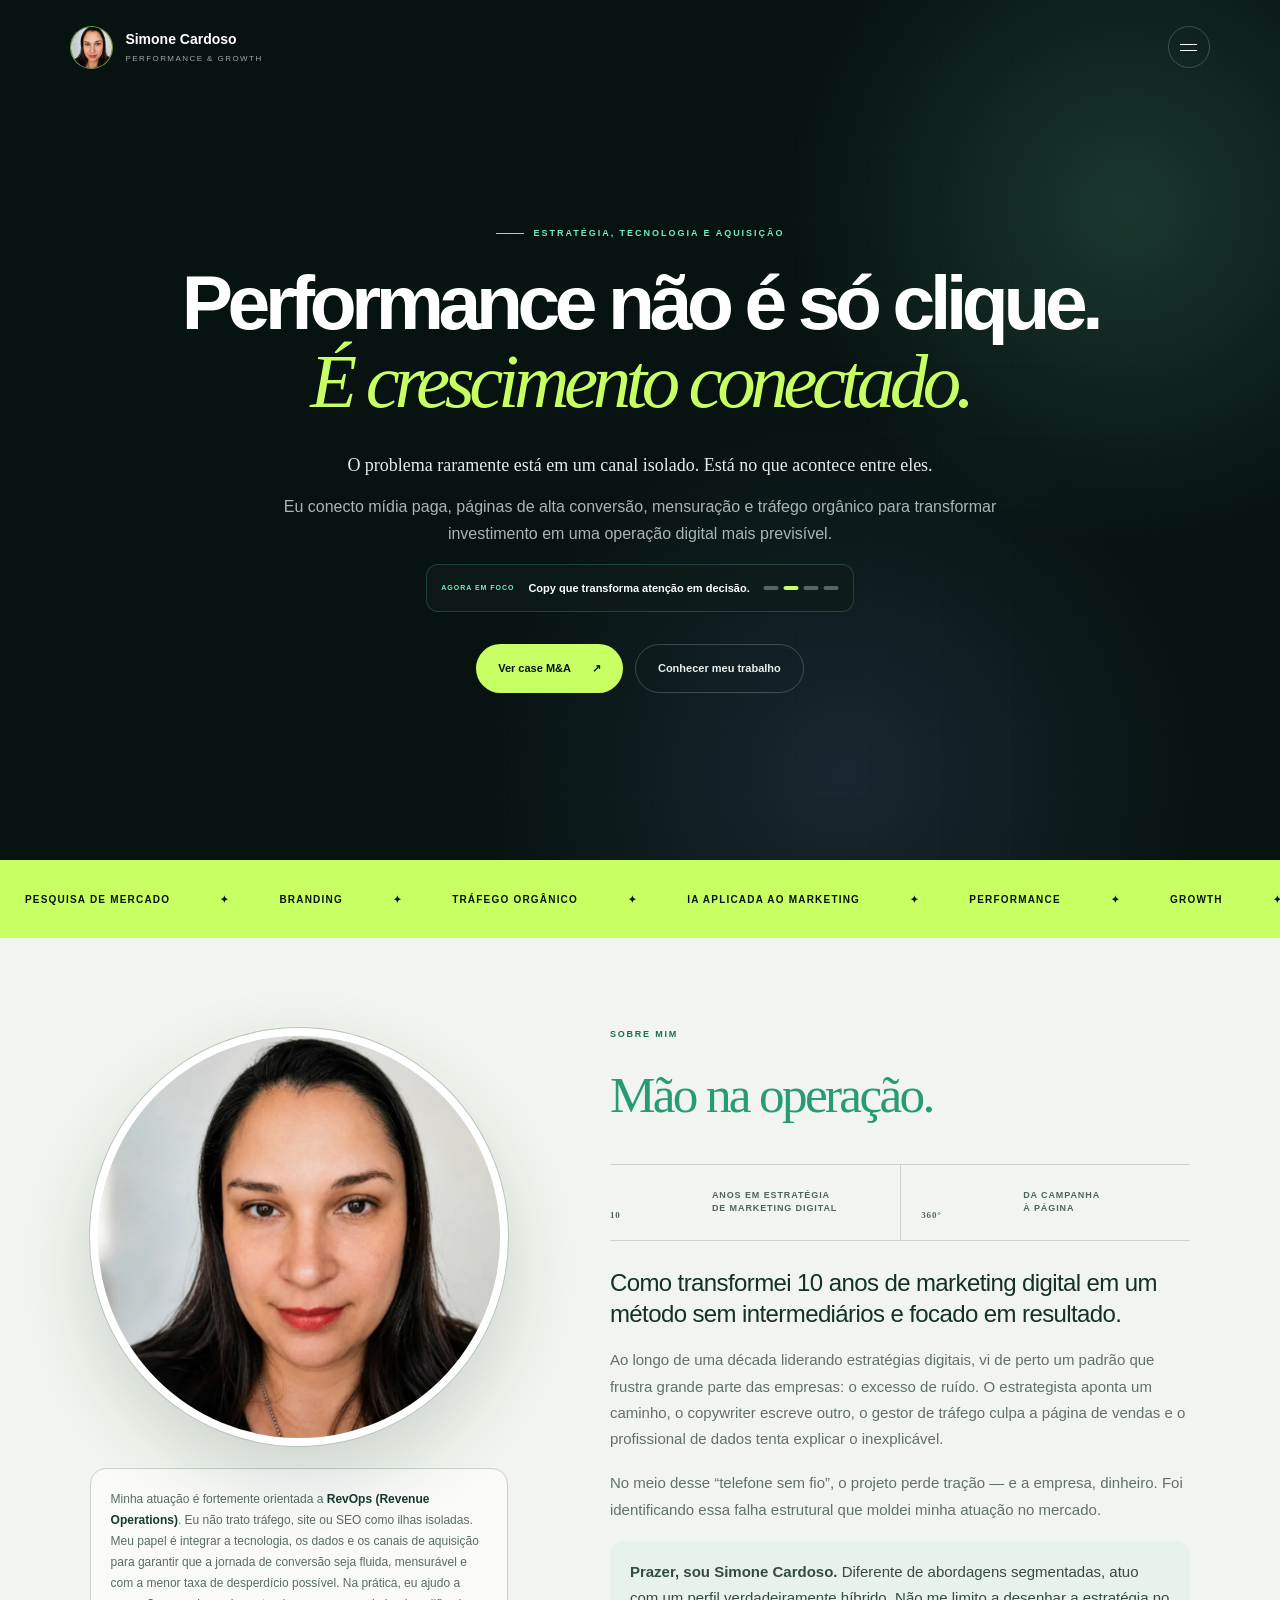
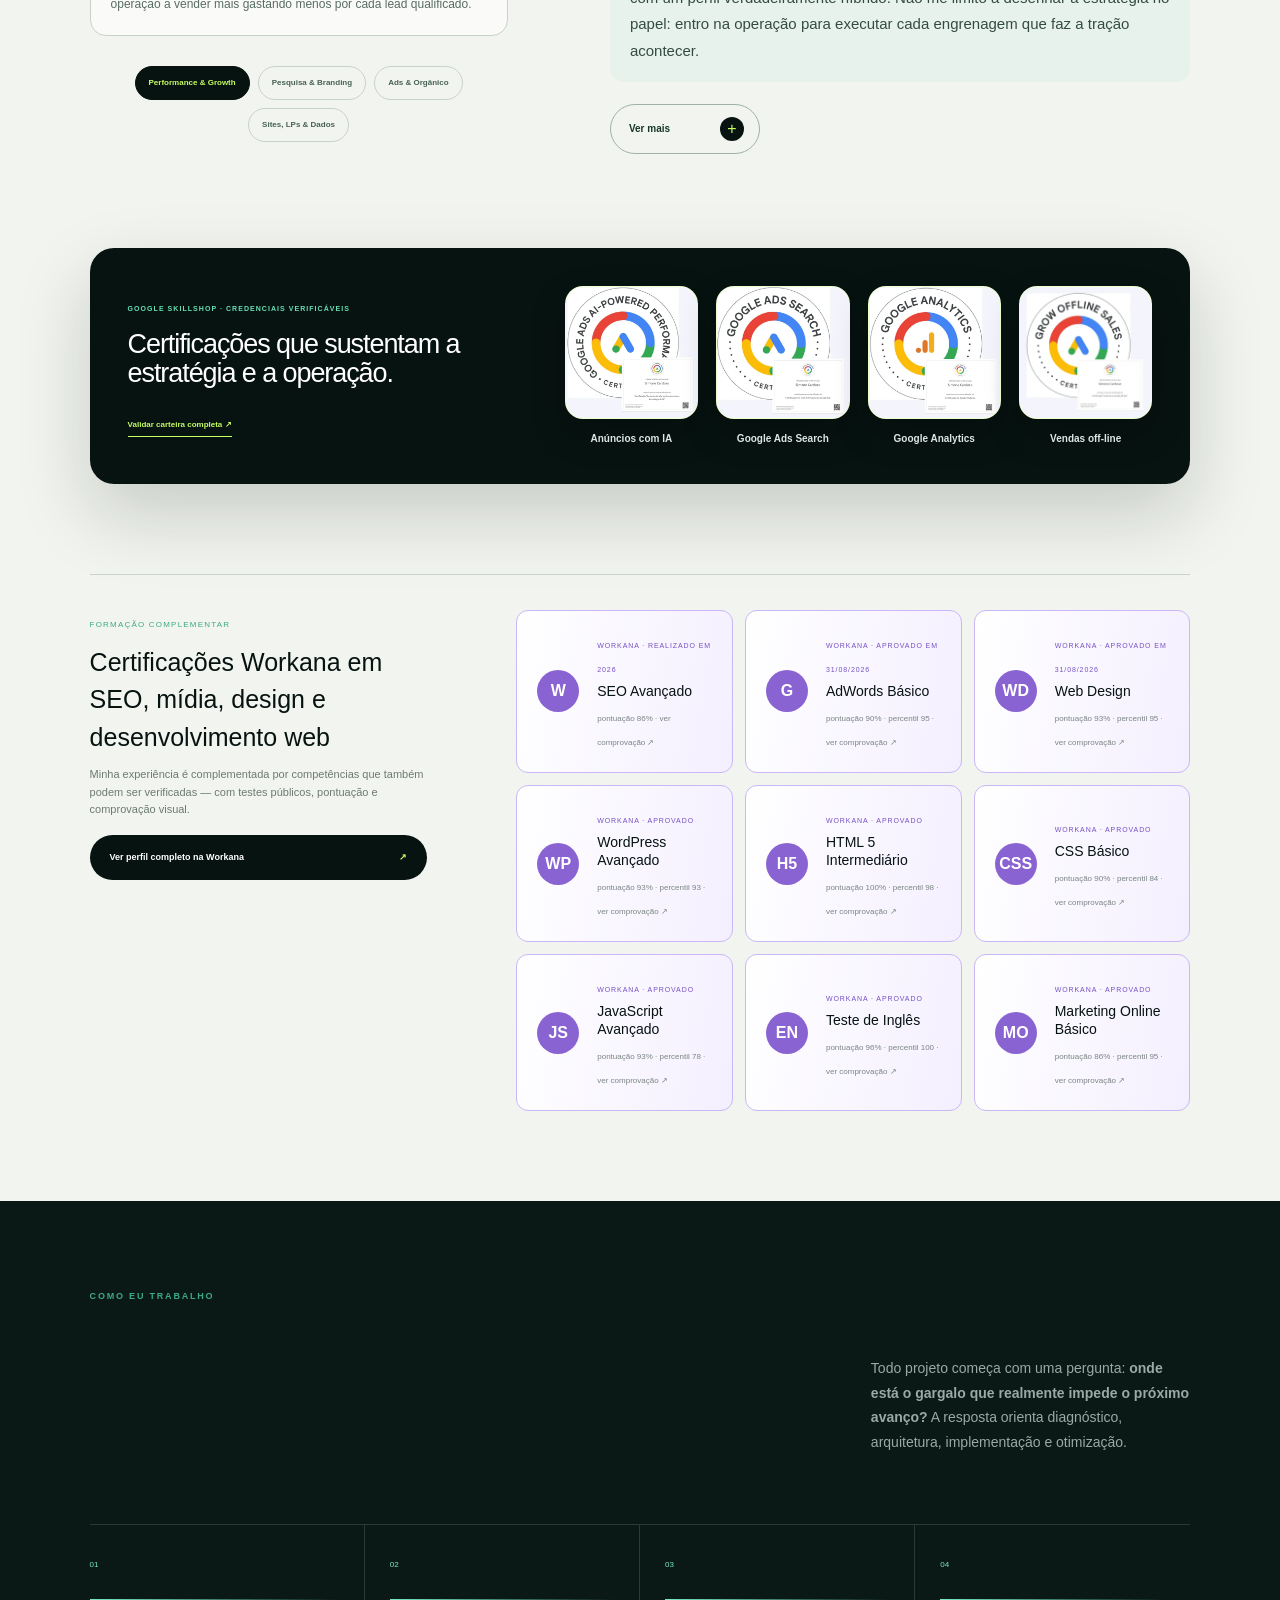
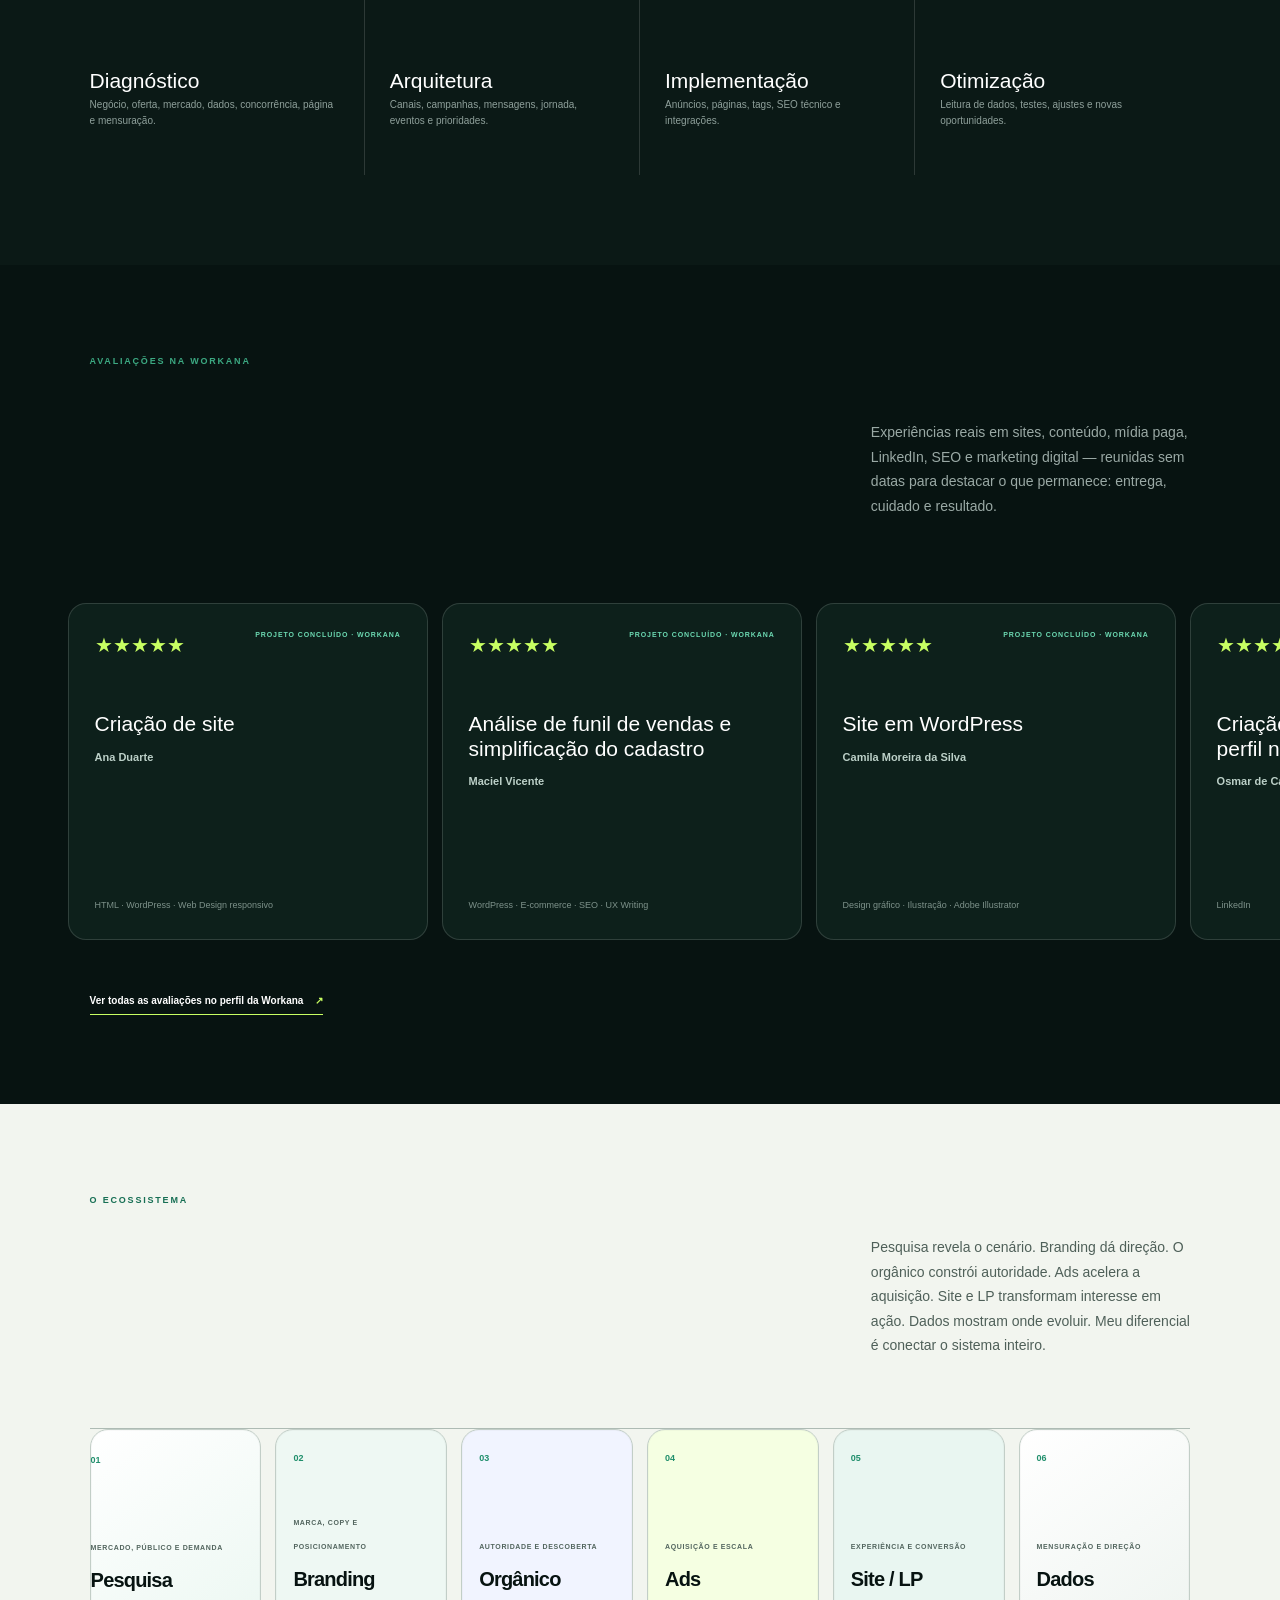
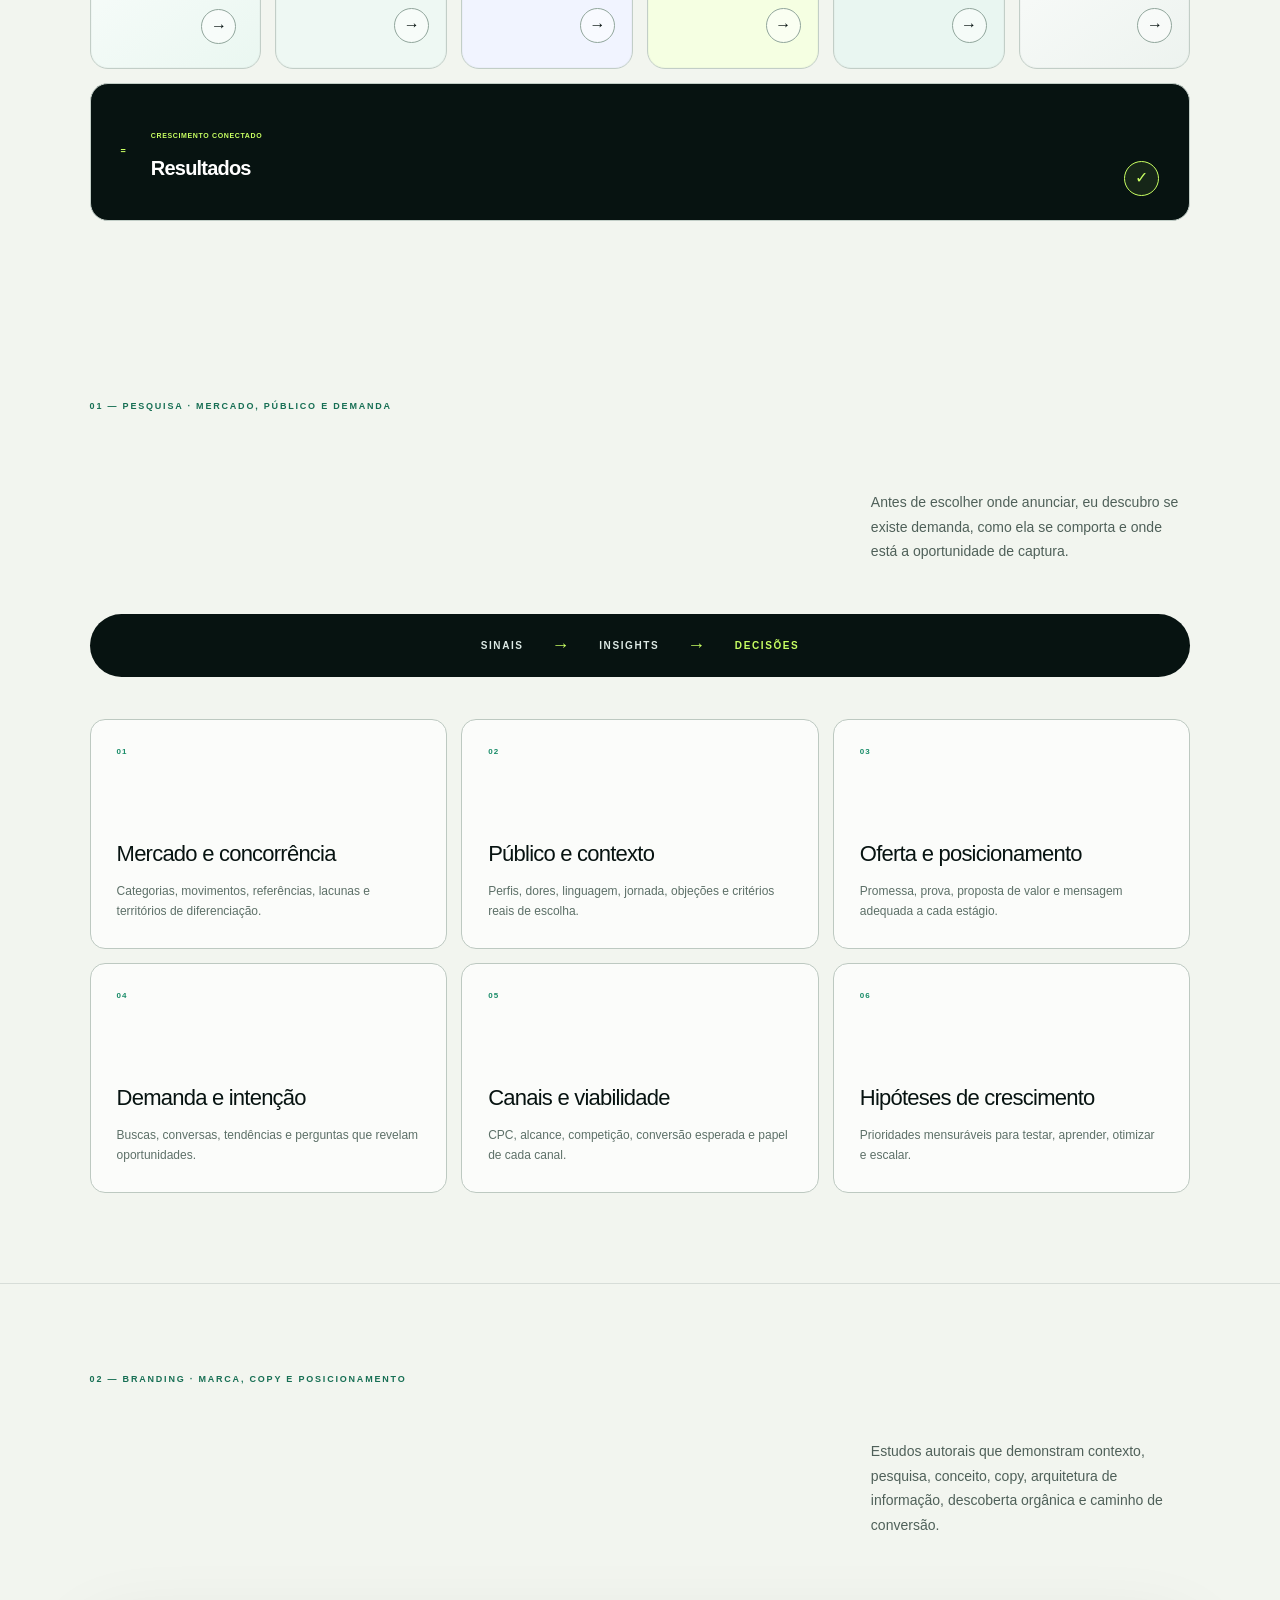
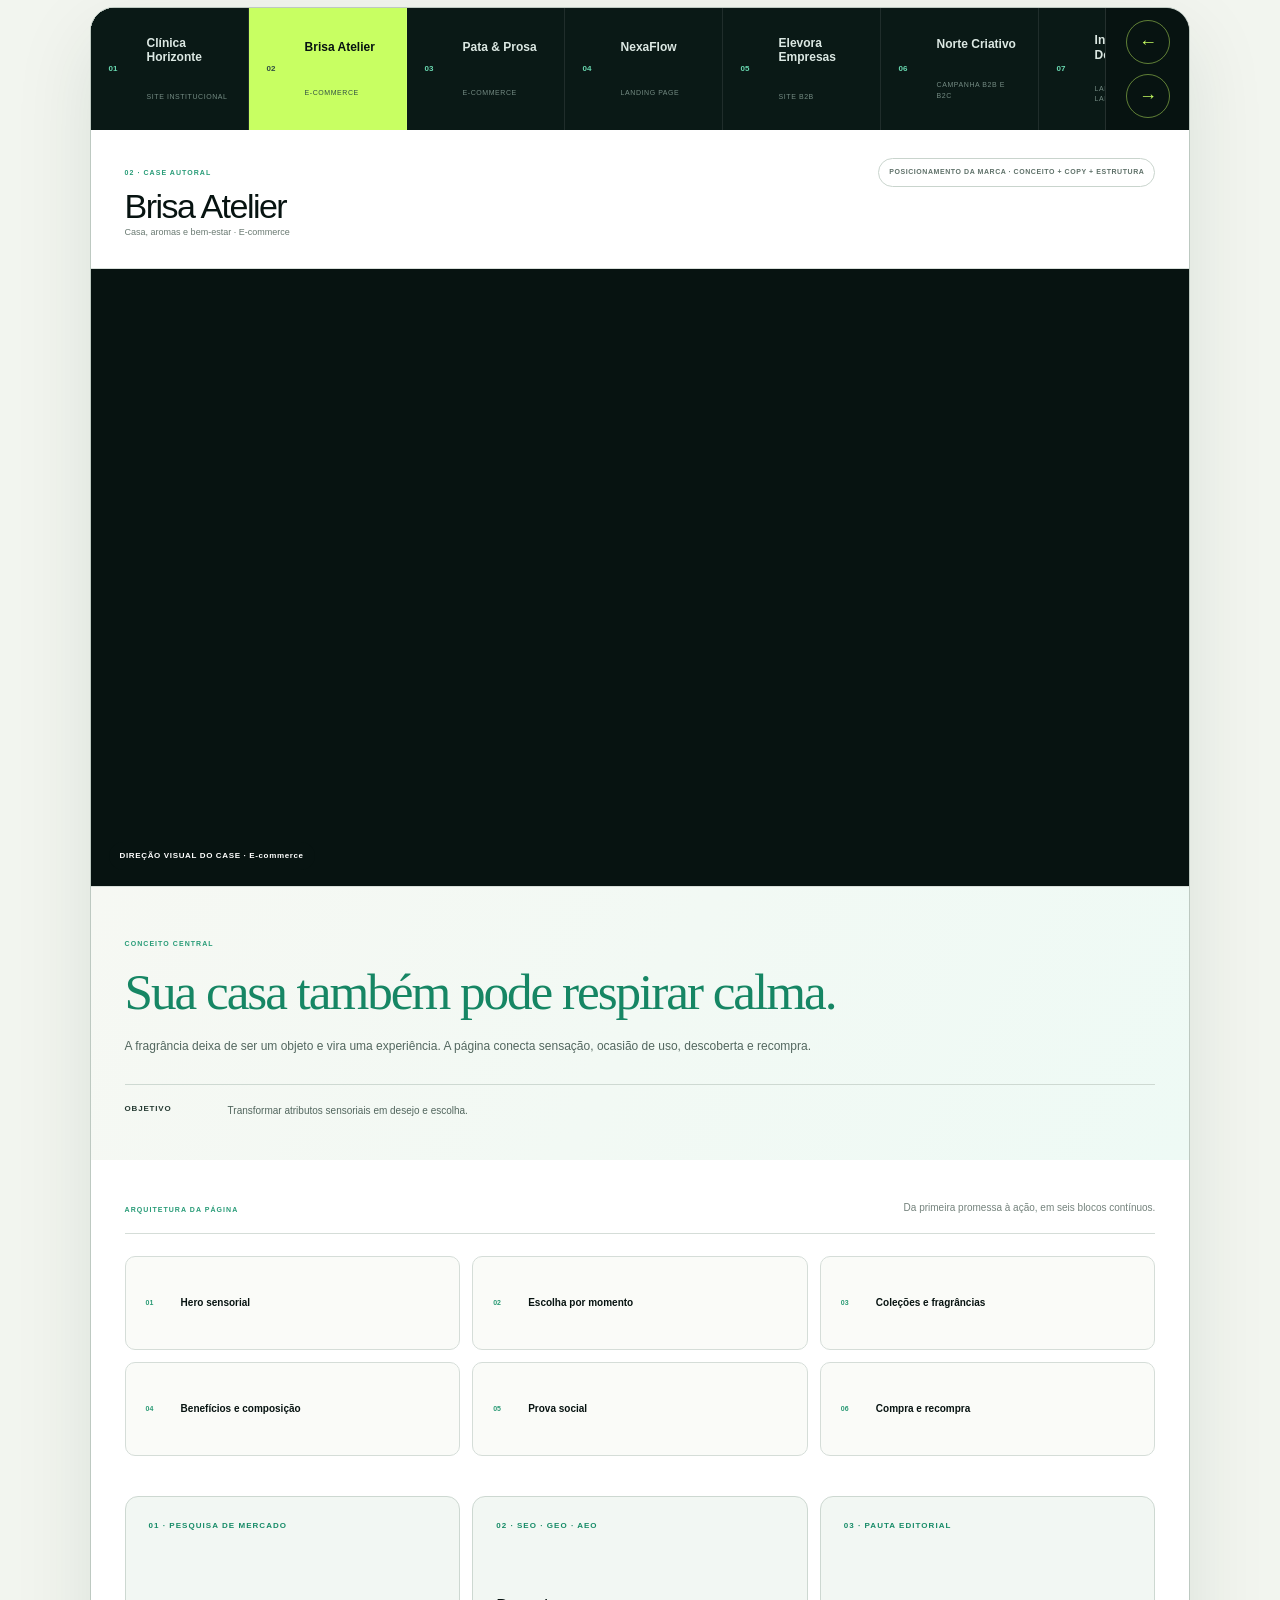
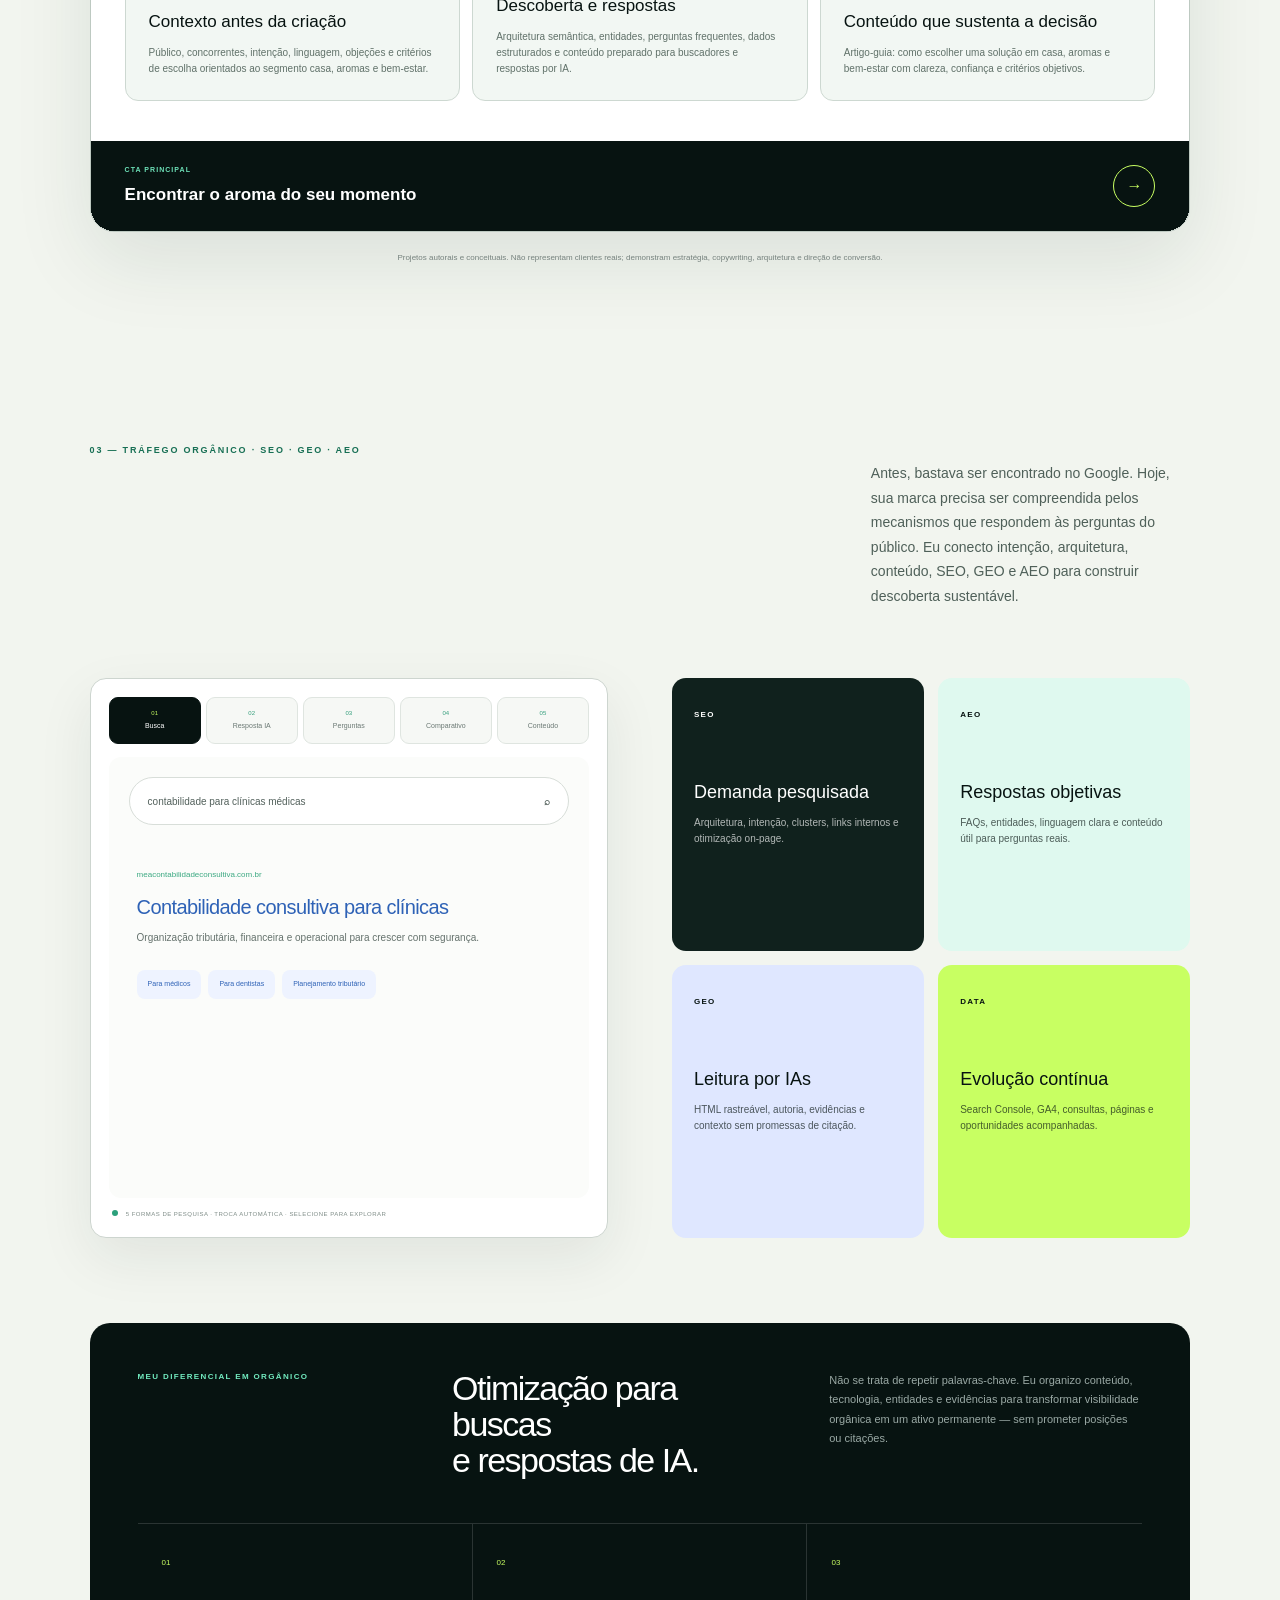
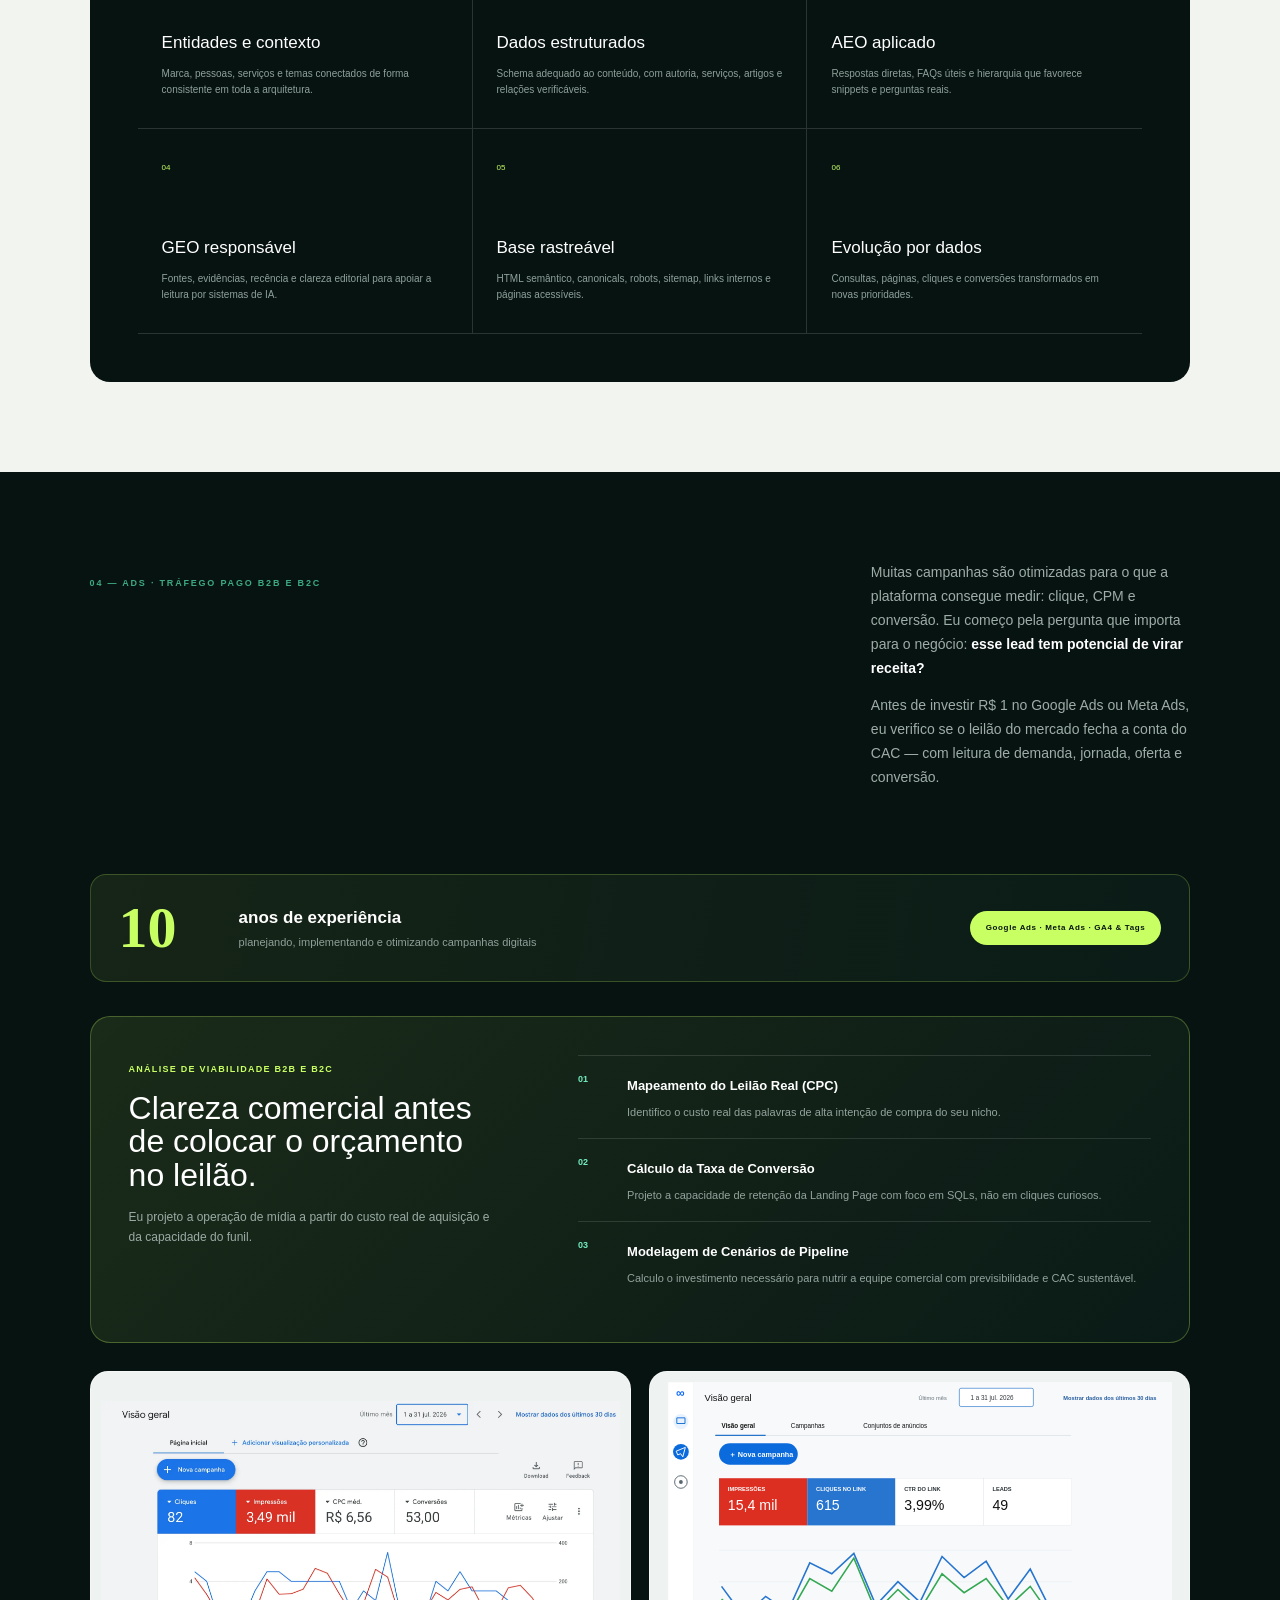
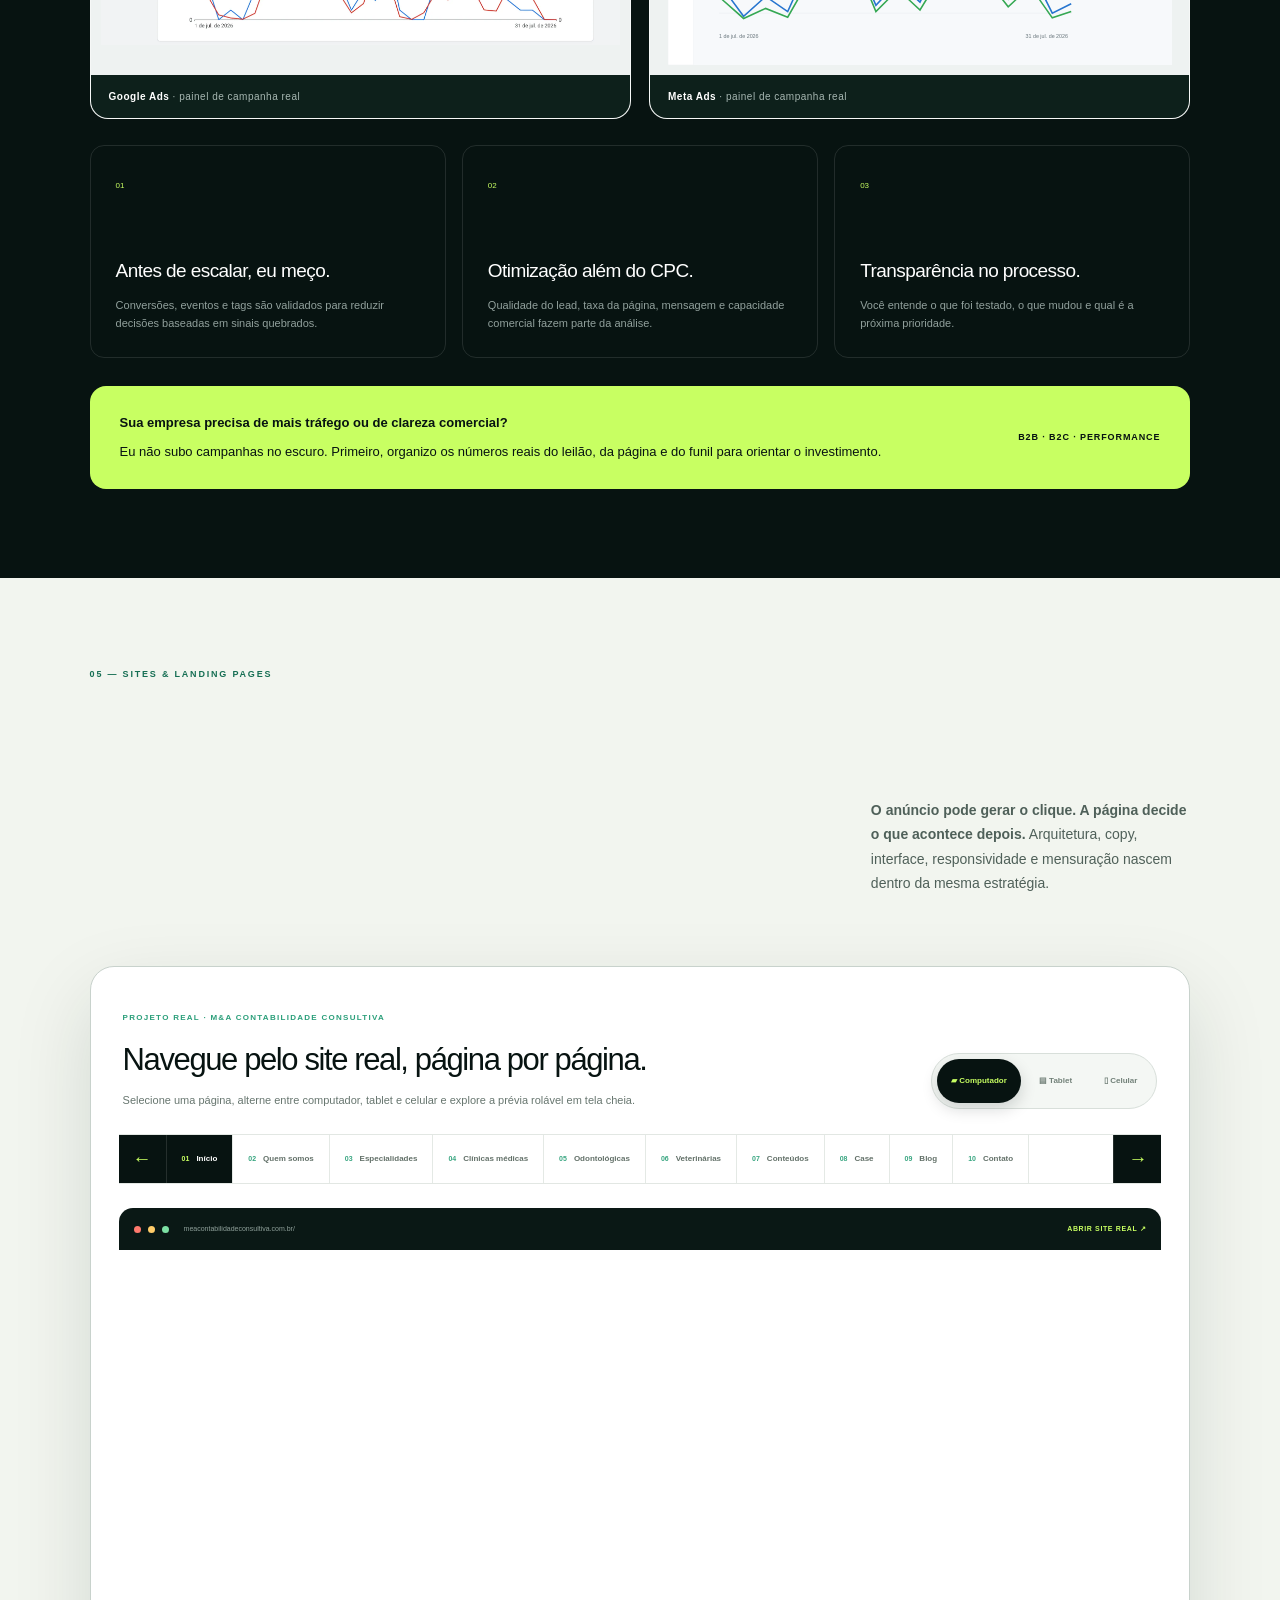
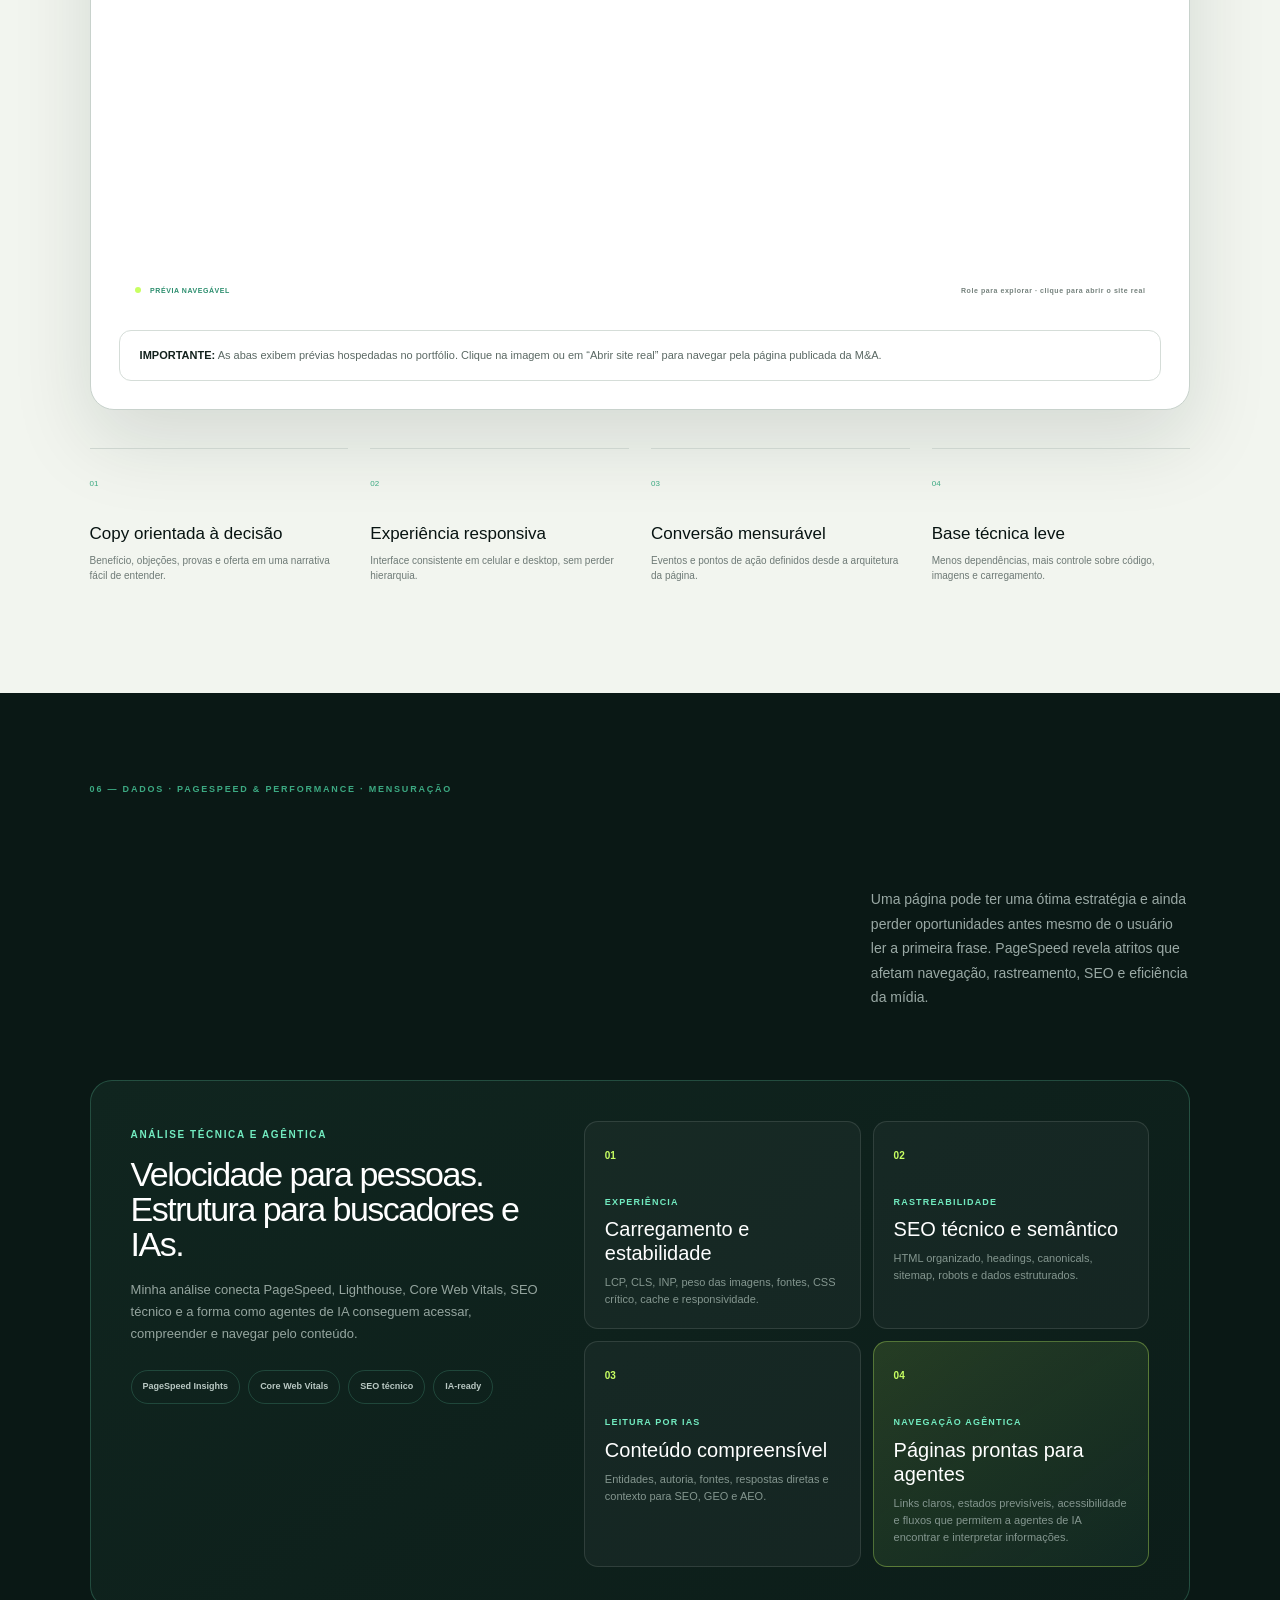
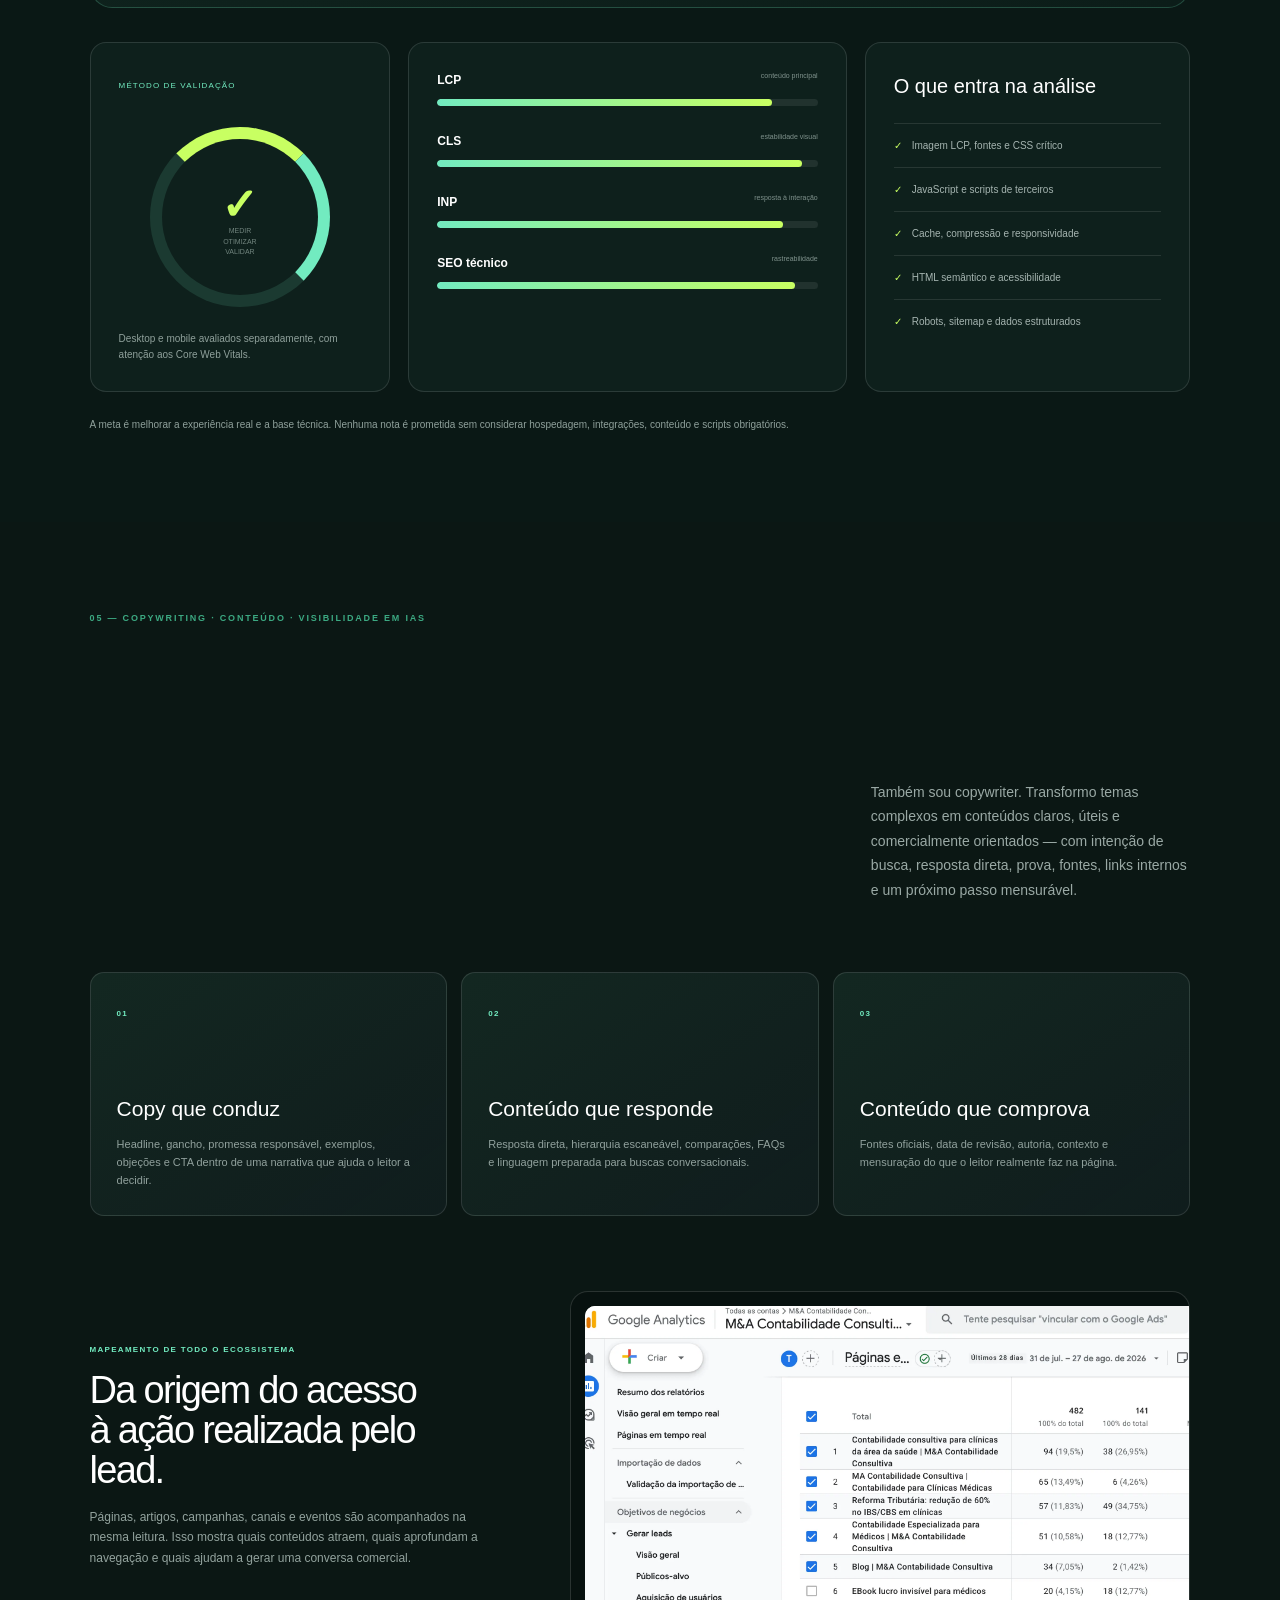
<file: index.html>
<!doctype html>
<html lang="pt-BR">
  <head>
    <meta charset="UTF-8" />
    <meta name="viewport" content="width=device-width, initial-scale=1.0" />
    <meta name="description" content="Portfólio de Simone Cardoso: performance, tráfego pago, SEO, GEO, AEO, sites, landing pages, automação e dados." />
    <meta name="robots" content="index, follow, max-image-preview:large" />
    <meta name="theme-color" content="#071311" />
    <meta property="og:type" content="website" />
    <meta property="og:locale" content="pt_BR" />
    <meta property="og:title" content="Simone Cardoso — Performance & Growth" />
    <meta property="og:description" content="Estratégia integrada para campanhas, conteúdo, páginas, mensuração e visibilidade orgânica." />
    <meta property="og:url" content="https://simone2850.github.io/" />
    <meta property="og:image" content="https://simone2850.github.io/og.png" />
    <link rel="canonical" href="https://simone2850.github.io/" />
    <link rel="icon" href="/favicon.svg" />
    <title>Simone Cardoso — Performance, Tráfego Pago, SEO, GEO e AEO</title>
    <script type="module" crossorigin src="/index-DfDp_7zK.js"></script>
    <link rel="stylesheet" crossorigin href="/style-ThPKYeVb.css">
  </head>
  <body>
    <div id="root"></div>
  </body>
</html>
</file>
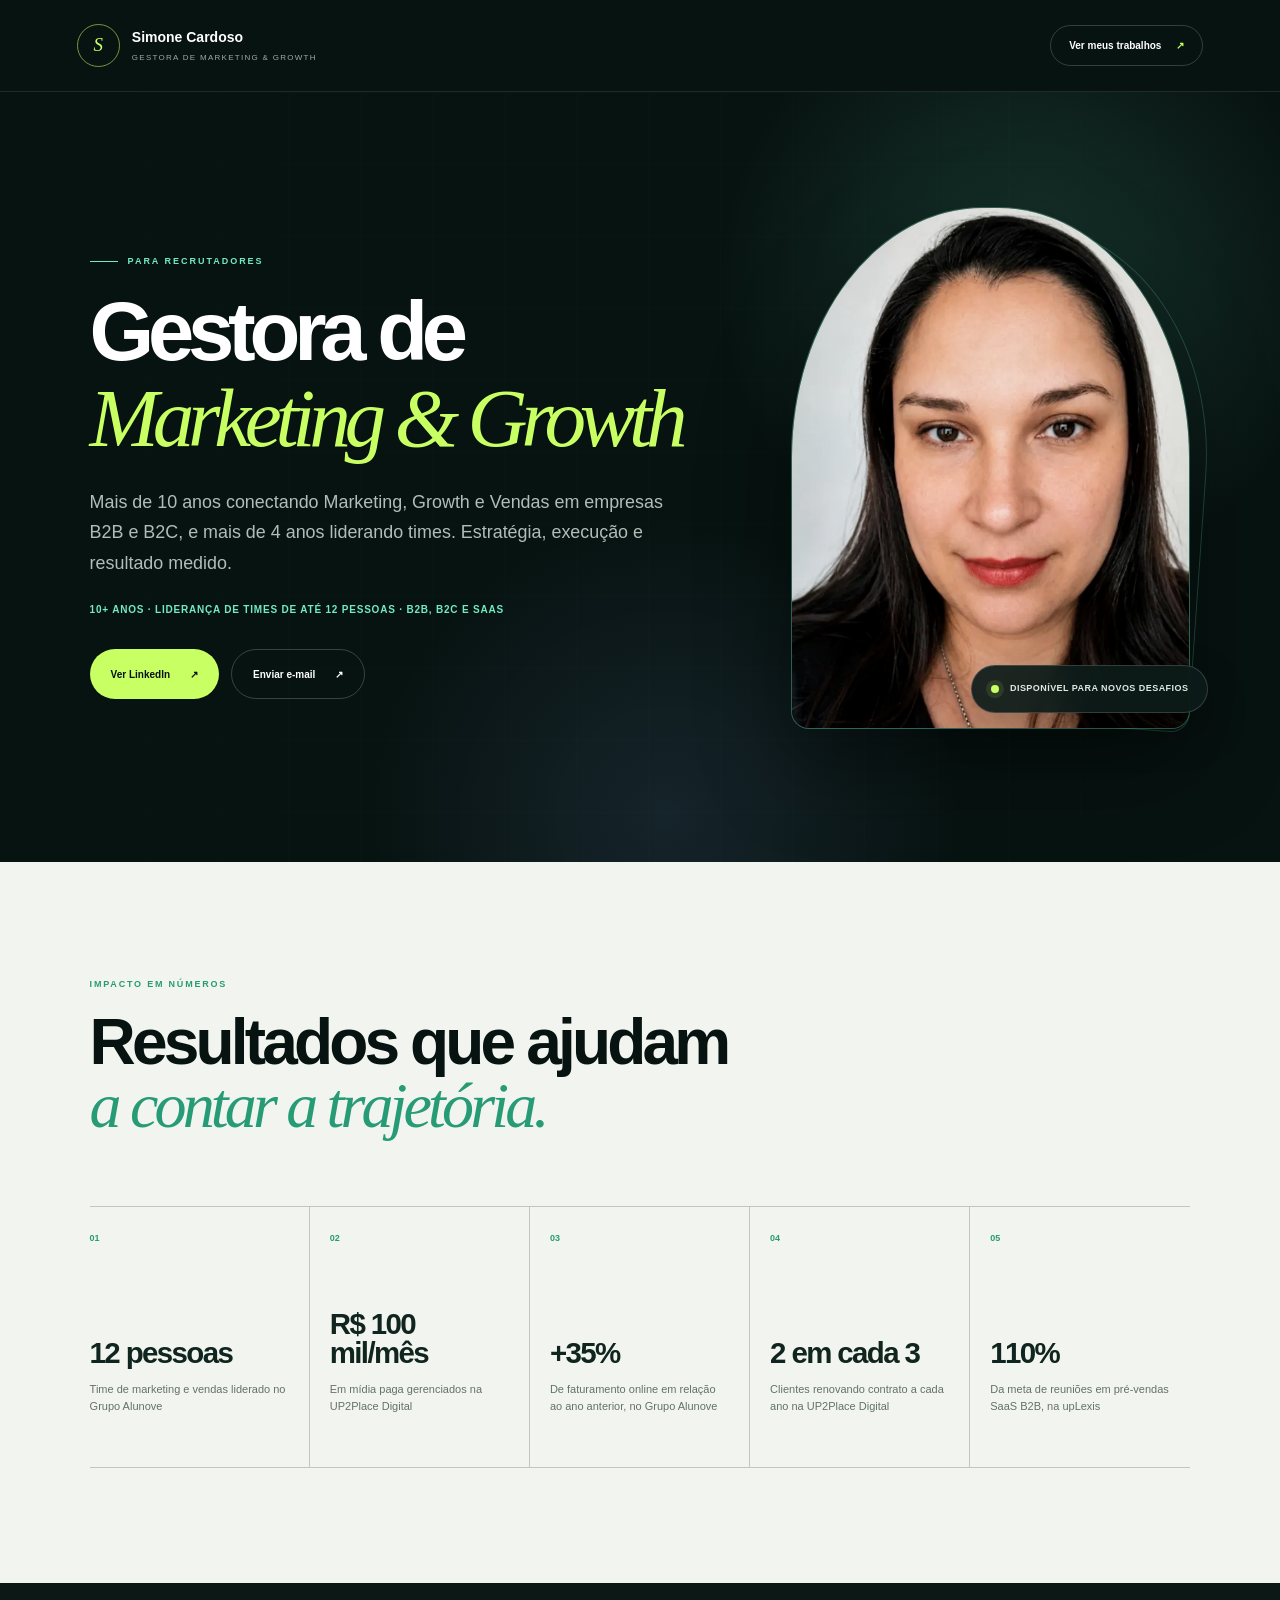
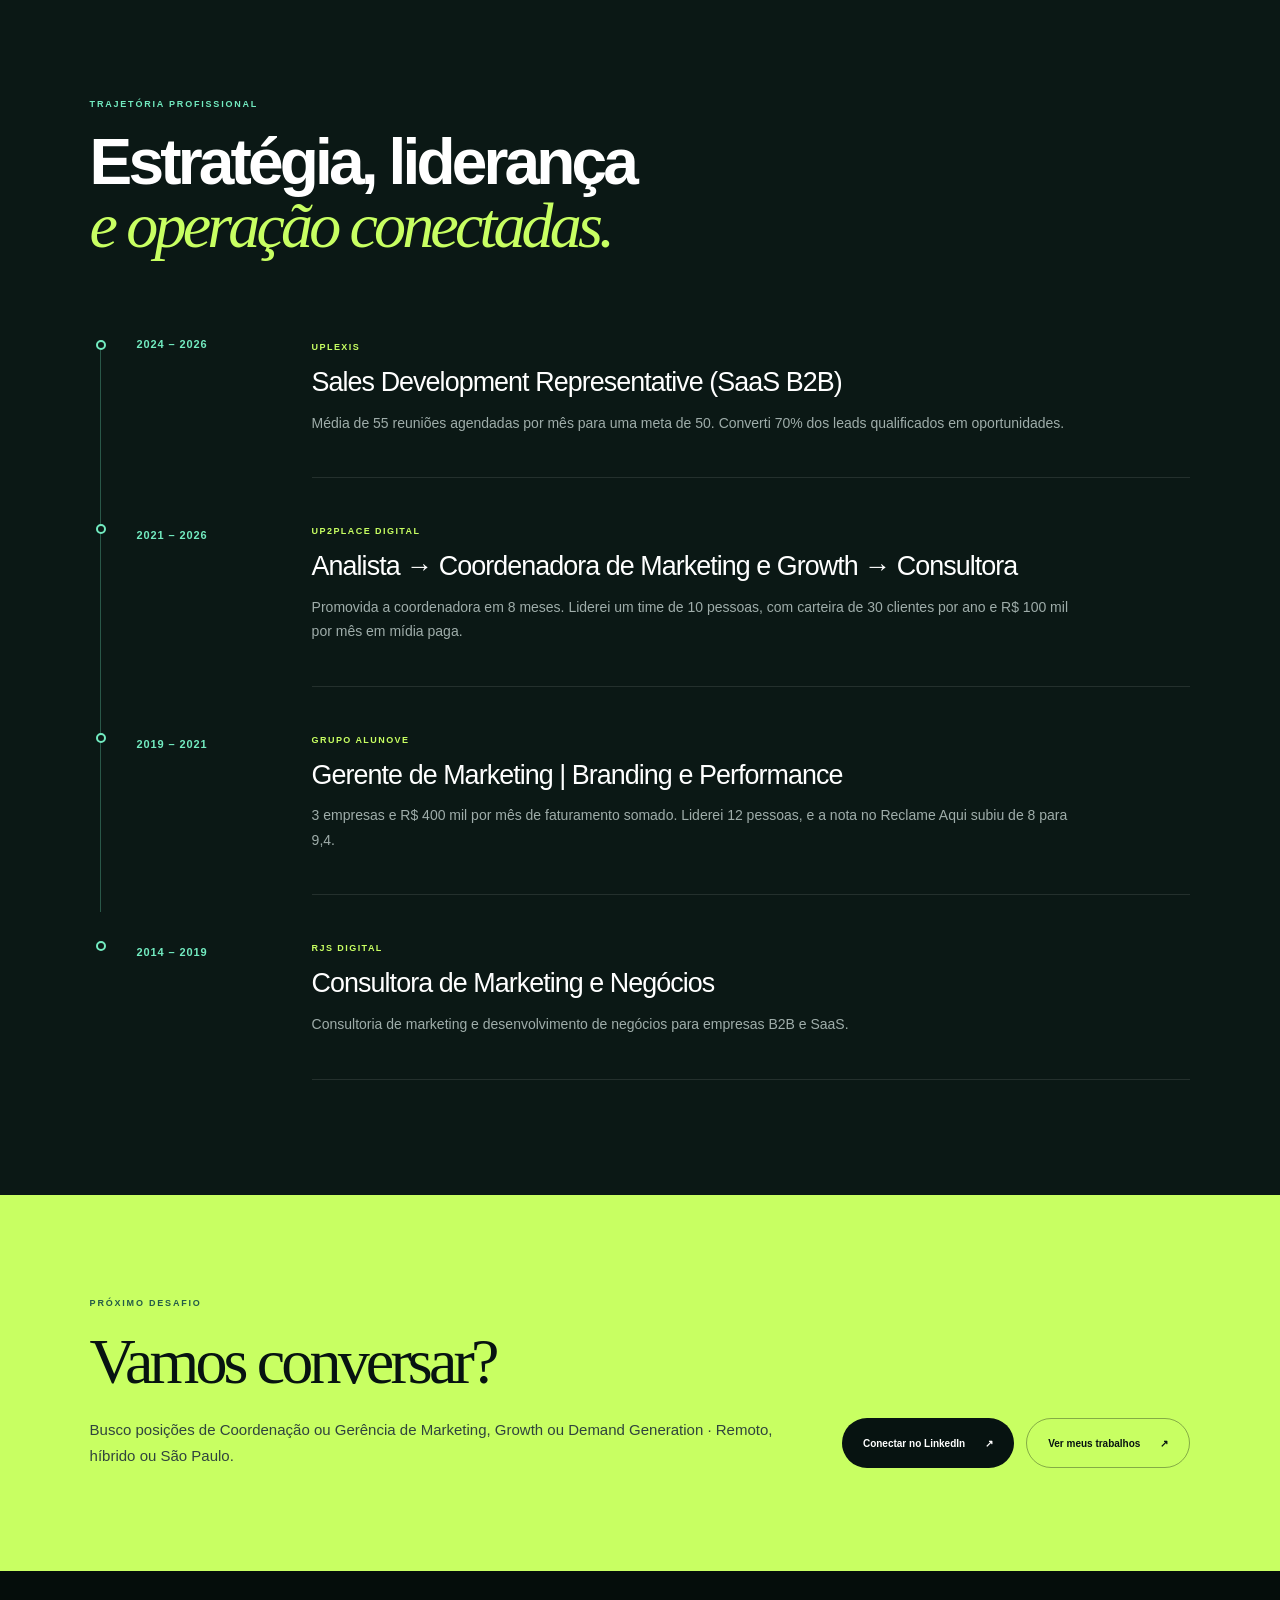
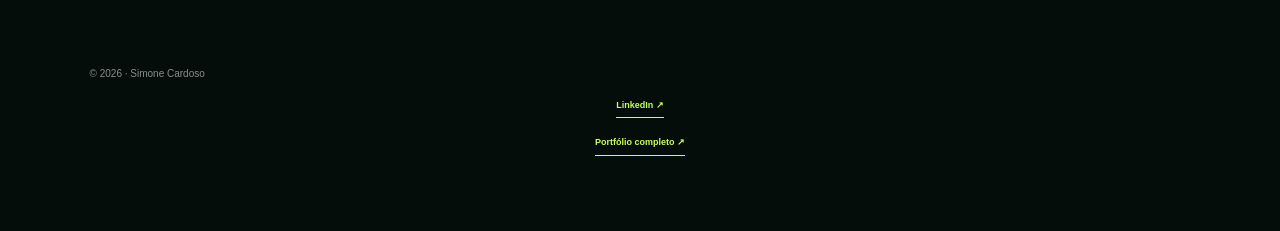
<file: carreira/index.html>
<!doctype html>
<html lang="pt-BR">
  <head>
    <meta charset="UTF-8" />
    <meta name="viewport" content="width=device-width, initial-scale=1.0" />
    <meta name="description" content="Gestora de Marketing & Growth com mais de 10 anos em B2B, B2C e SaaS. Liderança de times, mídia paga, geração de demanda, SEO e integração entre Marketing e Vendas." />
    <meta name="robots" content="index, follow, max-image-preview:large" />
    <meta name="theme-color" content="#071311" />
    <meta property="og:type" content="profile" />
    <meta property="og:locale" content="pt_BR" />
    <meta property="og:title" content="Simone Cardoso — Gestora de Marketing & Growth" />
    <meta property="og:description" content="Mais de 10 anos conectando Marketing, Growth e Vendas em empresas B2B, B2C e SaaS." />
    <meta property="og:url" content="https://simone2850.github.io/carreira/" />
    <meta property="og:image" content="https://simone2850.github.io/og.png" />
    <link rel="canonical" href="https://simone2850.github.io/carreira/" />
    <link rel="icon" href="/favicon.svg" />
    <title>Simone Cardoso — Gestora de Marketing & Growth</title>
    <script type="application/ld+json">
      {
        "@context": "https://schema.org",
        "@type": "Person",
        "name": "Simone Cardoso",
        "jobTitle": "Gestora de Marketing & Growth",
        "email": "mailto:simonecardosomkt@gmail.com",
        "url": "https://simone2850.github.io/carreira/",
        "image": "https://simone2850.github.io/simone-performance.webp",
        "sameAs": ["https://www.linkedin.com/in/simone-cardoso-alvim"]
      }
    </script>
    <script type="module" crossorigin src="/carreira-DHTAzmEV.js"></script>
    <link rel="modulepreload" crossorigin href="/globals-rwe-iM5D.js">
    <link rel="stylesheet" crossorigin href="/style-Cw2OIbRl.css">
  </head>
  <body>
    <div id="root"></div>
  </body>
</html>
</file>
